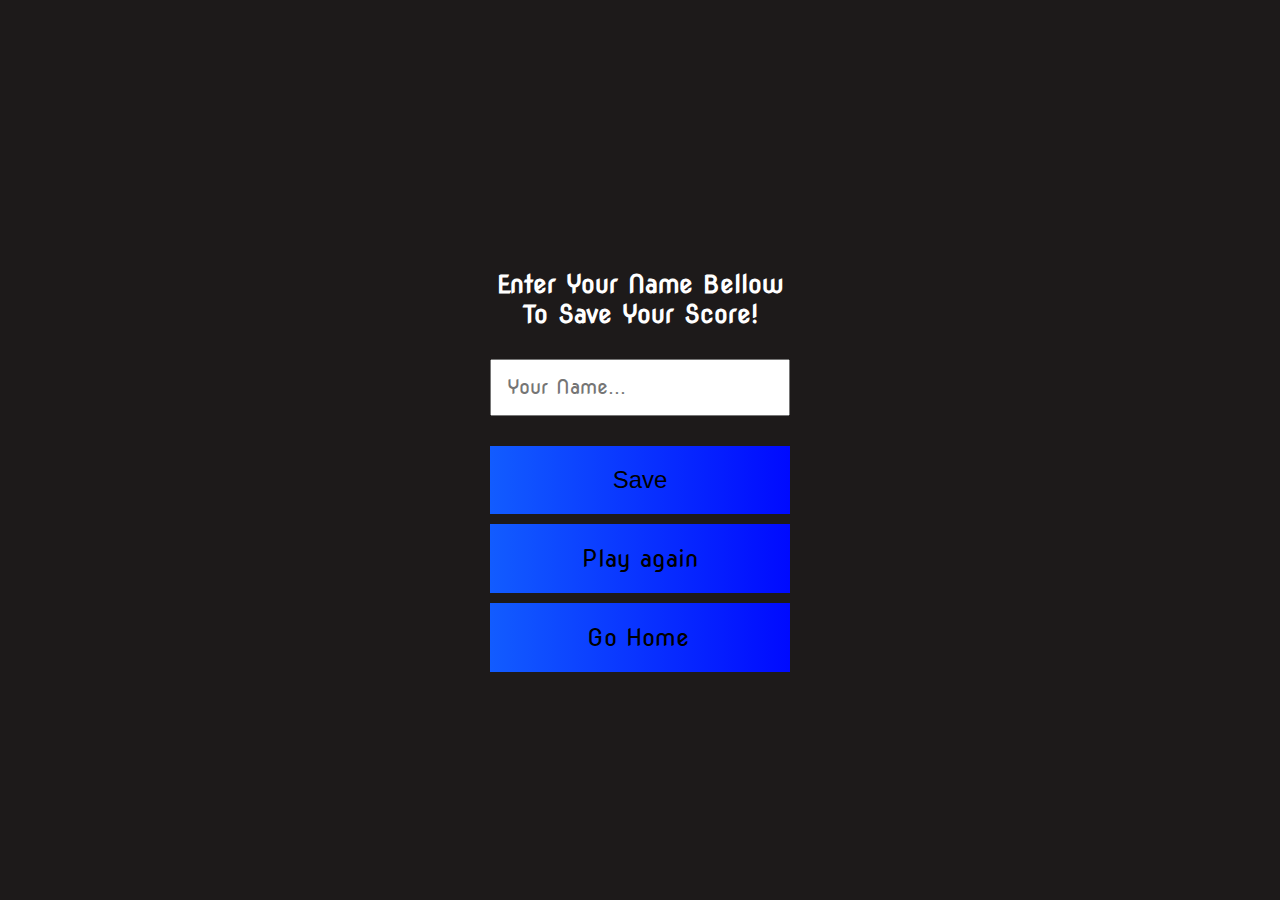
<file: end.html>
<!DOCTYPE html>
<html lang="en">

<head>
    <meta charset="UTF-8">
    <meta http-equiv="X-UA-Compatible" content="IE=edge">
    <meta name="viewport" content="width=device-width, initial-scale=1.0">
    <title>end Page</title>
    <!-- font awesome  -->
    <link rel="stylesheet" href="https://cdnjs.cloudflare.com/ajax/libs/font-awesome/5.15.3/css/all.min.css"
        integrity="sha512-iBBXm8fW90+nuLcSKlbmrPcLa0OT92xO1BIsZ+ywDWZCvqsWgccV3gFoRBv0z+8dLJgyAHIhR35VZc2oM/gI1w=="
        crossorigin="anonymous" referrerpolicy="no-referrer" />
    <!-- stylesheet  -->
    <link rel="stylesheet" href="css/index.css">
    <link rel="stylesheet" href="css/game.css">
    <link rel="stylesheet" href="css/end.css">

</head>

<body>
    <div class="container">
        <div id="end" class="flex-column flex-center">
            <h1 id="score">200</h1>
            <h2>Enter Your Name Bellow To Save Your Score!</h2>
            <input type="text" name="name" id="name" placeholder="Your Name..." autocomplete="off">
            <button href="index.html" id="savebtn" class="btn disabled">Save</button>
            <a href="game.html" class="btn">Play again<i class="fa fa-repeat"></i></a>
            <a href="index.html" class="btn">Go Home<i class="fas fa-home"></i></a>
        </div>
    </div>
    <script src="js/end.js"></script>
</body>

</html>
</file>
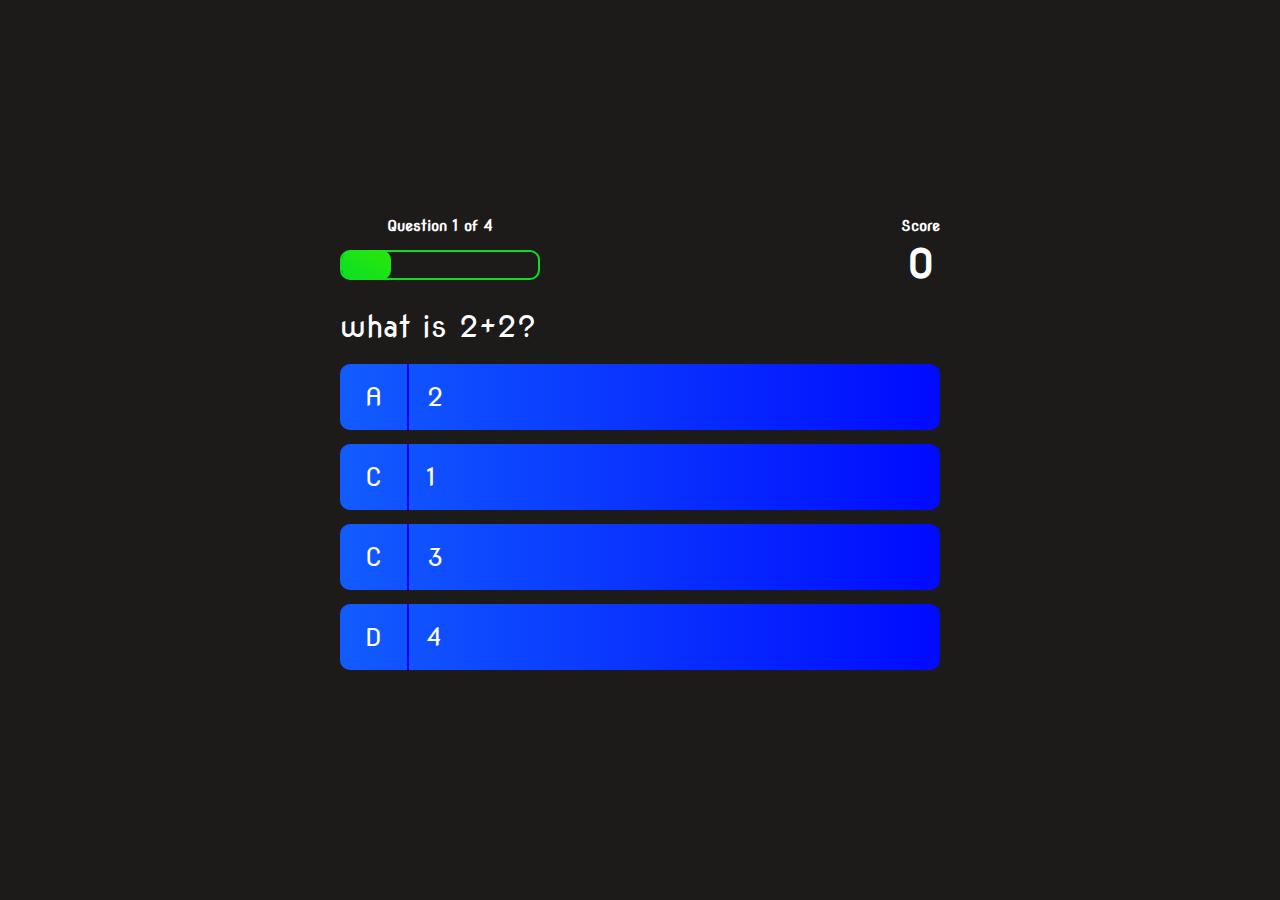
<file: game.html>
<!DOCTYPE html>
<html lang="en">

<head>
    <meta charset="UTF-8">
    <meta http-equiv="X-UA-Compatible" content="IE=edge">
    <meta name="viewport" content="width=device-width, initial-scale=1.0">
    <title>Quiz</title>
    <!-- font awesome  -->
    <link rel="stylesheet" href="https://cdnjs.cloudflare.com/ajax/libs/font-awesome/5.15.3/css/all.min.css"
        integrity="sha512-iBBXm8fW90+nuLcSKlbmrPcLa0OT92xO1BIsZ+ywDWZCvqsWgccV3gFoRBv0z+8dLJgyAHIhR35VZc2oM/gI1w=="
        crossorigin="anonymous" referrerpolicy="no-referrer" />
    <!-- stylesheet  -->
    <link rel="stylesheet" href="css/index.css">
    <link rel="stylesheet" href="css/game.css">
</head>

<body>
    <div class="container">
        <div id="game" class="flex-column ">
            <!-- header  -->
            <div id="header">
                <div class="header-item">
                    <p id="progressText" class="header-prefix">Question</p>
                    <div id="progressBar">
                        <div id="progressBarFull"></div>
                    </div>
                </div>
                <div class="header-item">
                    <p class="header-prefix">Score</p>
                    <h1 class="header-maintext" id="score">0</h1>
                </div>
            </div>
            <!-- question  -->
            <p id="question">ques</p>
            <!-- choices  -->
            <div class="choice-container">
                <p class="choice-prefix">A</p>
                <div class="choice-text" data-number="1">Choice1</div>
            </div>
            <div class="choice-container">
                <p class="choice-prefix">C</p>
                <div class="choice-text" data-number="2">Choice2</div>
            </div>
            <div class="choice-container">
                <p class="choice-prefix">C</p>
                <div class="choice-text" data-number="3">Choice3</div>
            </div>
            <div class="choice-container">
                <p class="choice-prefix">D</p>
                <div class="choice-text" data-number="4">Choice4</div>
            </div>
        </div>
    </div>
    <script src="js/game.js"></script>
</body>

</html>
</file>
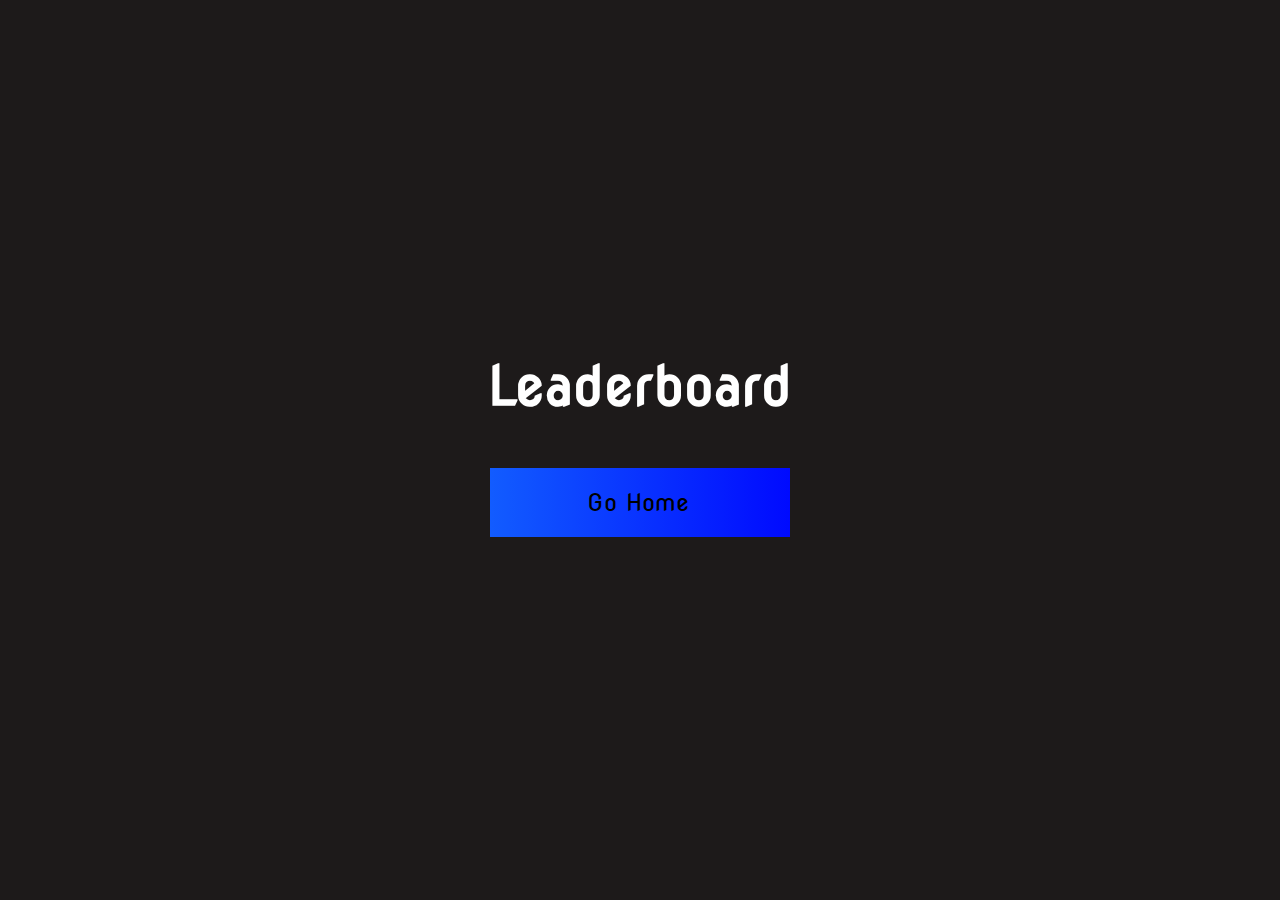
<file: leaderboard.html>
<!DOCTYPE html>
<html lang="en">

<head>
    <meta charset="UTF-8">
    <meta http-equiv="X-UA-Compatible" content="IE=edge">
    <meta name="viewport" content="width=device-width, initial-scale=1.0">
    <title>leaderBoard Page</title>
    <!-- font awesome  -->
    <link rel="stylesheet" href="https://cdnjs.cloudflare.com/ajax/libs/font-awesome/5.15.3/css/all.min.css"
        integrity="sha512-iBBXm8fW90+nuLcSKlbmrPcLa0OT92xO1BIsZ+ywDWZCvqsWgccV3gFoRBv0z+8dLJgyAHIhR35VZc2oM/gI1w=="
        crossorigin="anonymous" referrerpolicy="no-referrer" />
    <!-- stylesheet  -->
    <link rel="stylesheet" href="css/index.css">
    <link rel="stylesheet" href="css/game.css">
    <link rel="stylesheet" href="css/end.css">
    <style>
        h1.name {
            font-size: 2rem;
            margin-bottom: 1.5rem;
        }

        .maxscore {
            color: red !important;
        }
    </style>
</head>

<body>
    <div class="container">
        <div id="leader" class="flex-column flex-center">
            <h1>Leaderboard</h1>
            <!-- <h1 class="name">Nipun - <span>200</span></h1> -->
            <a href="index.html" class="btn">Go Home<i class="fas fa-home"></i></a>
        </div>
    </div>
    <script src="js/leaderboard.js"></script>
</body>

</html>
</file>
<file: css/index.css>
@import url("https://fonts.googleapis.com/css2?family=Nova+Round&family=Nova+Square&display=swap");

/* entire html */
html {
  background-color: rgb(29, 26, 26);
  font-size: 10px;
  font-family: "Nova Round", cursive;
}

* {
  box-sizing: border-box;
  margin: 0px;
  padding: 0px;
}

h1 {
  font-size: 5.4rem;
  color: #fff;
  margin-bottom: 5rem;
  text-align: center;
}

.container {
  max-width: 100vw;
  min-height: 100vh;
  overflow-x: hidden;
  display: flex;
  justify-content: center;
  align-items: center;
  padding: 3rem;
}

.flex-column {
  display: flex;
  flex-direction: column;
}

.flex-center {
  align-items: center;
  justify-content: center;
}

.justify-center {
  justify-content: center;
}

.align-center {
  align-items: center;
}

.btn {
  font-size: 2.4rem;
  padding: 2rem 0rem;
  width: 30rem;
  text-align: center;
  color: black;
  text-decoration: none;
  margin-bottom: 1rem;
  background: linear-gradient(90deg, rgb(18, 92, 255) 0%, rgb(0, 10, 255) 100%);
  transition: transform 0.1s;
}

.btn:hover {
  cursor: pointer;
  box-shadow: 0 1.4rem 1.4rem 0 rgba(8, 114, 244, 0.6);
  transform: scale(1.03);
}

#highscore-btn {
  background: linear-gradient(
    90deg,
    rgb(255, 247, 9) 0%,
    rgb(240, 221, 6) 100%
  );
}

#highscore-btn:hover {
  box-shadow: 0 1.4rem 1.4rem 0 rgba(255, 255, 0, 0.5);
}

.fa-crown {
  font-size: inherit;
  color: black;
  margin-left: 0.5rem;
}

@media (max-width: 700px) {
  html {
    font-size: 8px;
  }
}

@media (max-width: 400px) {
  html {
    font-size: 7px;
  }
}

@media (max-width: 300px) {
  html {
    font-size: 5px;
  }
}
</file>
<file: css/game.css>
body {
  color: #fff;
}

#game {
  margin: 3rem 0;
}

.choice-container {
  display: flex;
  font-size: 2.5rem;
  min-width: 60rem;
  background: linear-gradient(90deg, rgb(18, 92, 255) 0%, rgb(0, 10, 255) 100%);
  margin-bottom: 1.4rem;
  transition: transform 100ms;
  border-radius: 1rem;
}

.choice-prefix {
  padding: 1.8rem 2.5rem;
  border-right: 0.2rem solid blue;
}

.choice-text {
  padding: 1.8rem;
  width: 100%;
}

.choice-container:hover {
  cursor: pointer;
  box-shadow: 0 1rem 1.4rem 0 rgba(6, 103, 247, 0.5);
  transform: scale(1.02);
}

.correct {
  background: linear-gradient(
    32deg,
    rgb(11, 223, 36) 0%,
    rgb(41, 232, 11) 100%
  );
}

.incorrect {
  background: linear-gradient(
    32deg,
    rgba(230, 29, 29, 1) 0%,
    rgba(224, 11, 11, 1) 100%
  );
}

#question {
  font-size: 3rem;
  align-self: start;
  margin: 2rem 0;
  max-width: 70rem;
}

#header {
  display: flex;
  justify-content: space-between;
}

.header-item {
  display: flex;
  flex-direction: column;
  align-items: center;
}

.header-prefix {
  font-weight: bold;
  font-size: 1.5rem;
  margin-bottom: 0.5rem;
}

.header-maintext {
  font-size: 4rem;
  margin: 0;
}

#progressBar {
  width: 20rem;
  height: 3rem;
  border-radius: 1rem;
  border: 0.2rem solid rgb(11, 223, 36);
  display: flex;
  align-items: center;
  margin-top: 1rem;
}

#progressBarFull {
  width: 50%;
  height: inherit;
  border-radius: inherit;
  transition: width 100ms;
  background: linear-gradient(
    32deg,
    rgb(11, 223, 36) 0%,
    rgb(41, 232, 11) 100%
  );
}

@media screen and (max-width: 700px) {
  .choice-container {
    min-width: 40rem;
  }
}

@media screen and (max-width: 300px) {
  .choice-container {
    min-width: 30rem;
  }
}
</file>
<file: css/end.css>
input[type="text"] {
  display: block;
  width: 100%;
  padding: 1.5rem;
  margin: 3rem 0;
  font-size: 2rem;
}

input::placeholder {
  font-family: "Nova Round", cursive;
}

input:focus {
  outline: none;
}

h2 {
  font-size: 2.5rem;
  max-width: 30rem;
  text-align: center;
}

#savebtn {
  border: none;
}

.disabled:hover {
  cursor: not-allowed;
  transform: none;
  box-shadow: none;
}

.fa-home {
  font-size: inherit;
  color: black;
  margin-left: 0.5rem;
}
</file>
